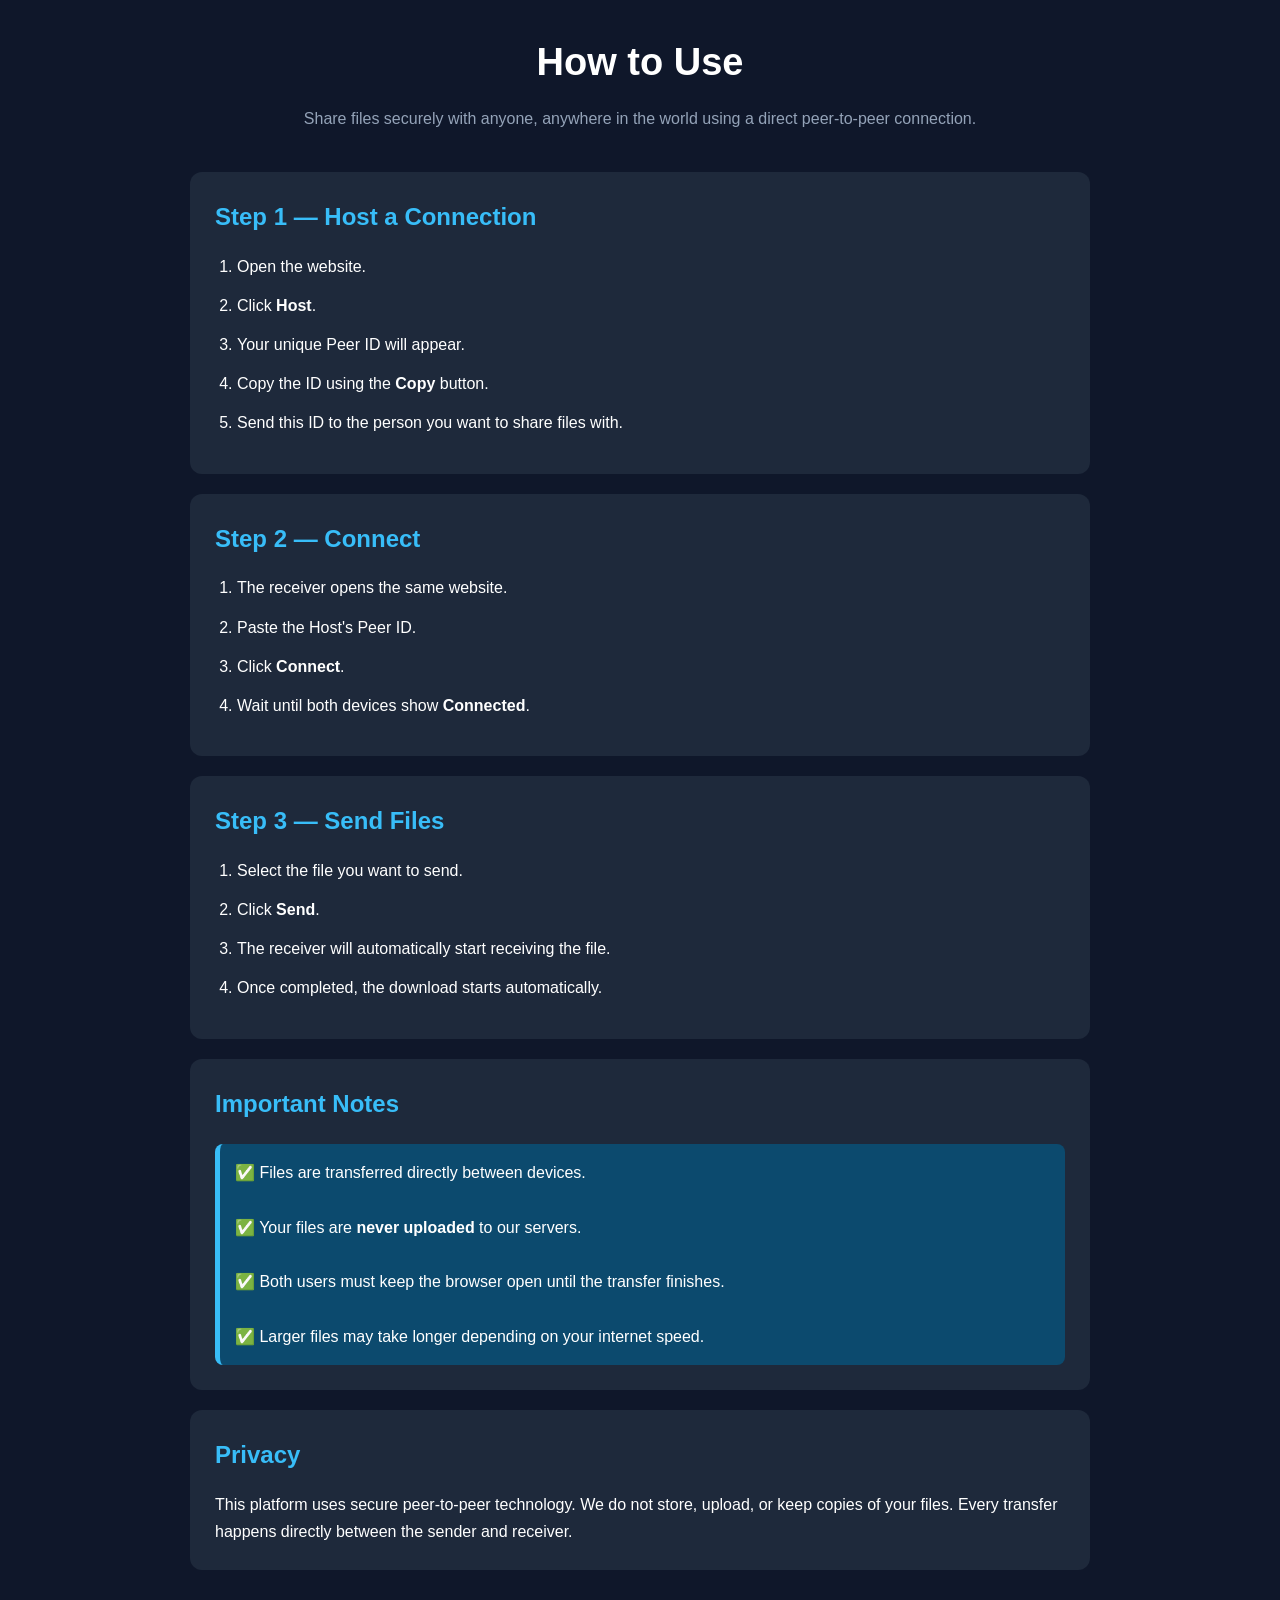
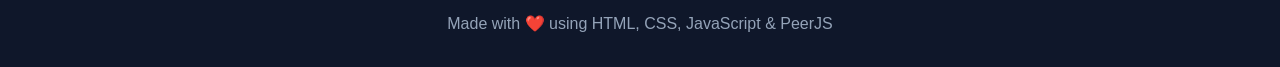
<file: tutorial.html>
<!DOCTYPE html>
<html lang="en">
<head>
<meta charset="UTF-8">
<meta name="viewport" content="width=device-width, initial-scale=1.0">
<title>How to Use - Rayaan's Share</title>

<style>
*{
margin:0;
padding:0;
box-sizing:border-box;
font-family:Arial,Helvetica,sans-serif;
}

body{
background:#0f172a;
color:white;
padding:30px;
line-height:1.7;
}

.container{
max-width:900px;
margin:auto;
}

h1{
text-align:center;
margin-bottom:10px;
font-size:38px;
}

.subtitle{
text-align:center;
color:#94a3b8;
margin-bottom:40px;
}

.card{
background:#1e293b;
padding:25px;
border-radius:12px;
margin-bottom:20px;
}

h2{
color:#38bdf8;
margin-bottom:15px;
}

ol{
padding-left:22px;
}

li{
margin-bottom:12px;
}

.note{
margin-top:20px;
padding:15px;
background:#0c4a6e;
border-left:5px solid #38bdf8;
border-radius:8px;
}

footer{
margin-top:40px;
text-align:center;
color:#94a3b8;
}
</style>

</head>

<body>

<div class="container">

<h1>How to Use</h1>

<p class="subtitle">
Share files securely with anyone, anywhere in the world using a direct peer-to-peer connection.
</p>

<div class="card">
<h2>Step 1 — Host a Connection</h2>

<ol>
<li>Open the website.</li>
<li>Click <b>Host</b>.</li>
<li>Your unique Peer ID will appear.</li>
<li>Copy the ID using the <b>Copy</b> button.</li>
<li>Send this ID to the person you want to share files with.</li>
</ol>

</div>

<div class="card">

<h2>Step 2 — Connect</h2>

<ol>
<li>The receiver opens the same website.</li>
<li>Paste the Host's Peer ID.</li>
<li>Click <b>Connect</b>.</li>
<li>Wait until both devices show <b>Connected</b>.</li>
</ol>

</div>

<div class="card">

<h2>Step 3 — Send Files</h2>

<ol>
<li>Select the file you want to send.</li>
<li>Click <b>Send</b>.</li>
<li>The receiver will automatically start receiving the file.</li>
<li>Once completed, the download starts automatically.</li>
</ol>

</div>

<div class="card">

<h2>Important Notes</h2>

<div class="note">

✅ Files are transferred directly between devices.<br><br>

✅ Your files are <b>never uploaded</b> to our servers.<br><br>

✅ Both users must keep the browser open until the transfer finishes.<br><br>

✅ Larger files may take longer depending on your internet speed.

</div>

</div>

<div class="card">

<h2>Privacy</h2>

<p>
This platform uses secure peer-to-peer technology. We do not store, upload, or keep copies of your files. Every transfer happens directly between the sender and receiver.
</p>

</div>

<footer>

Made with ❤️ using HTML, CSS, JavaScript & PeerJS

</footer>

</div>

</body>
</html>
</file>
